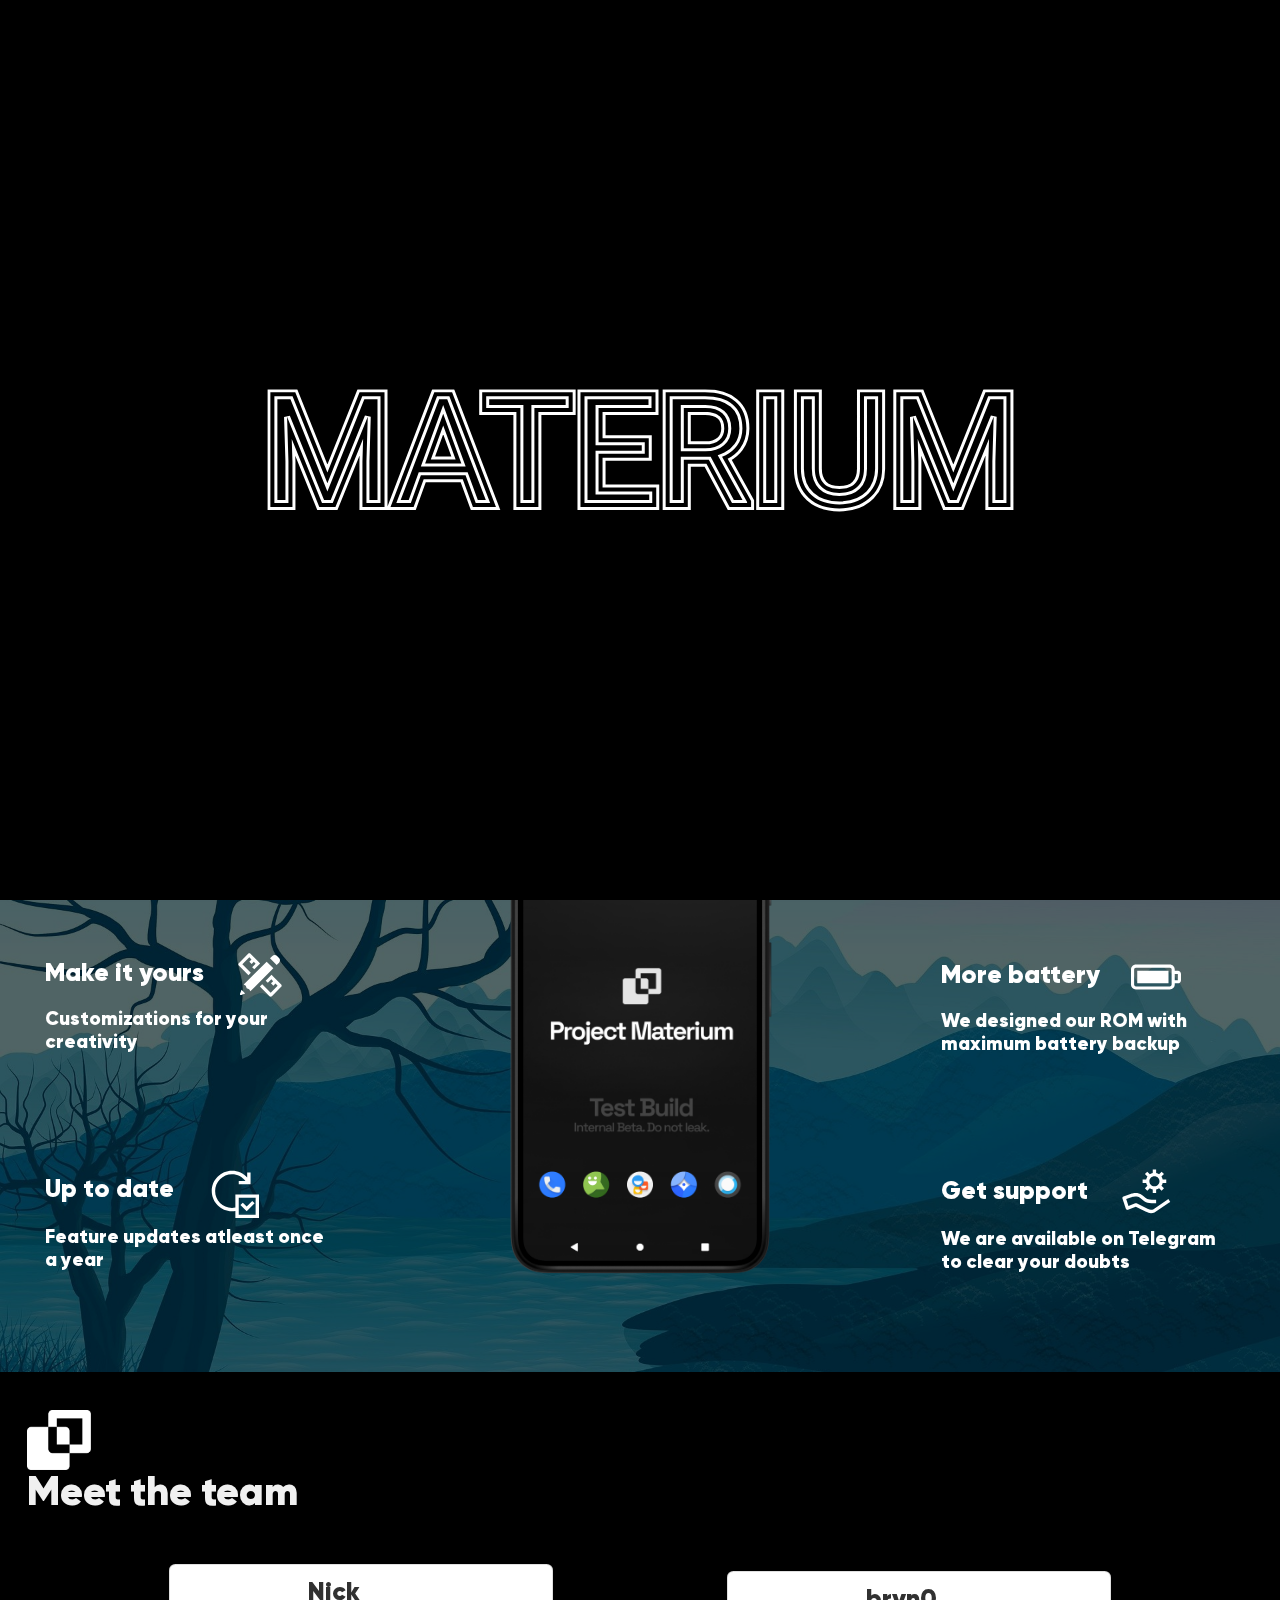
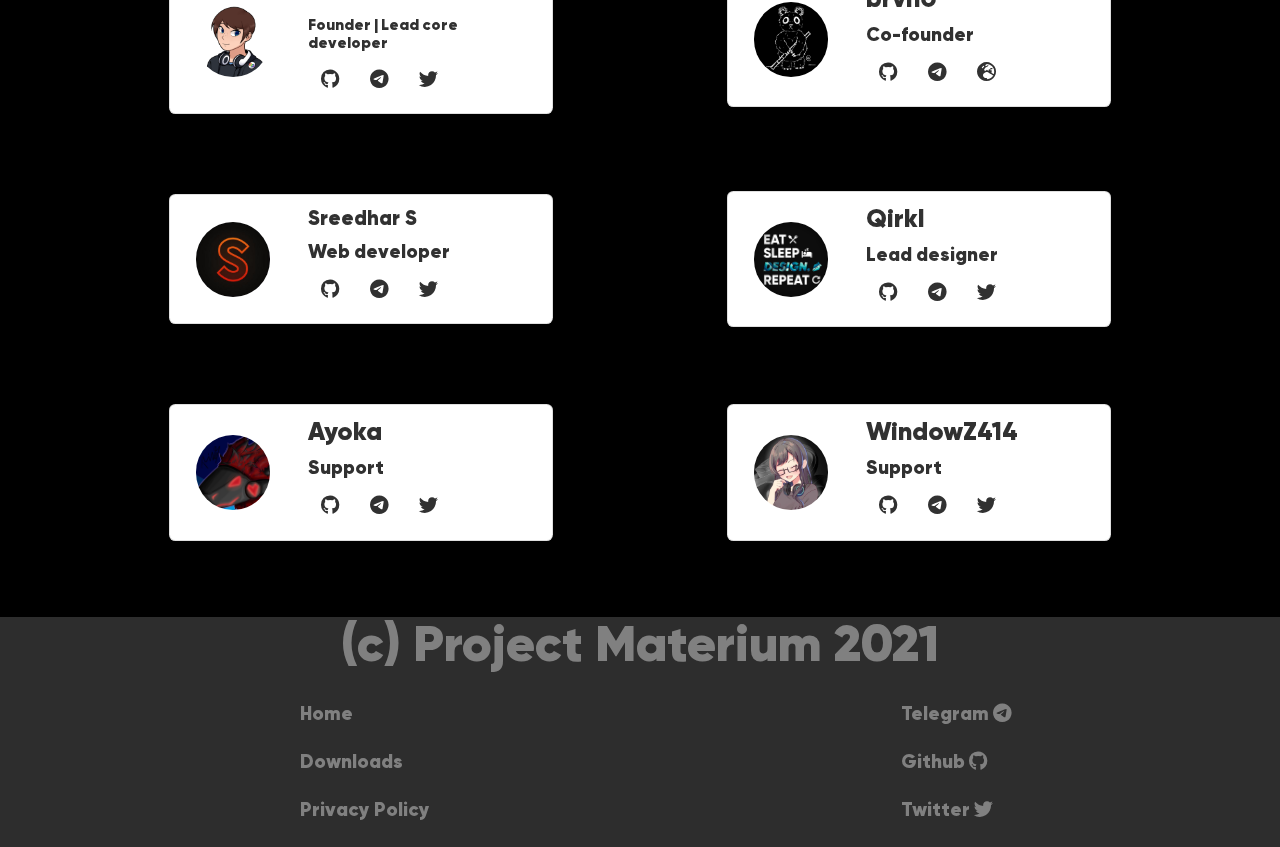
<file: index.html>
<!DOCTYPE html>
<html lang="en">
  <head>
    <meta charset="UTF-8" />
    <meta http-equiv="X-UA-Compatible" content="IE=edge" />
    <meta name="viewport" content="width=device-width, initial-scale=1.0" />
    <link rel="stylesheet" href="css/main.css" />
    <link
      href="css/bootstrap.min.css"
      rel="stylesheet"
    />
    <link
      rel="stylesheet"
      href="css/fontawesome/all.min.css"
    />
    <link
      rel="stylesheet"
      href="css/swiper-bundle.min.css"
    />
    <title>Project Materium</title>
    

<link rel="apple-touch-icon" sizes="57x57" href="/apple-touch-icon-57x57.png">
<link rel="apple-touch-icon" sizes="60x60" href="/apple-touch-icon-60x60.png">
<link rel="apple-touch-icon" sizes="72x72" href="/apple-touch-icon-72x72.png">
<link rel="apple-touch-icon" sizes="76x76" href="/apple-touch-icon-76x76.png">
<link rel="apple-touch-icon" sizes="114x114" href="/apple-touch-icon-114x114.png">
<link rel="apple-touch-icon" sizes="120x120" href="/apple-touch-icon-120x120.png">
<link rel="apple-touch-icon" sizes="144x144" href="/apple-touch-icon-144x144.png">
<link rel="apple-touch-icon" sizes="152x152" href="/apple-touch-icon-152x152.png">
<link rel="apple-touch-icon" sizes="180x180" href="/apple-touch-icon-180x180.png">
<link rel="icon" type="image/png" sizes="32x32" href="/favicon-32x32.png">
<link rel="icon" type="image/png" sizes="194x194" href="/favicon-194x194.png">
<link rel="icon" type="image/png" sizes="192x192" href="/android-chrome-192x192.png">
<link rel="icon" type="image/png" sizes="16x16" href="/favicon-16x16.png">
<link rel="manifest" href="/site.webmanifest">
<link rel="mask-icon" href="/safari-pinned-tab.svg" color="#5bbad5">
<meta name="apple-mobile-web-app-title" content="Materium">
<meta name="application-name" content="Materium">
<meta name="msapplication-TileColor" content="#2d89ef">
<meta name="msapplication-TileImage" content="/mstile-144x144.png">
<meta name="theme-color" content="#000000">


  </head>
  <body>
    <img src="./images/logo and tagline.png" alt="Logo" class="logo">
    <div class="slider">
      <svg
        width="747"
        height="123"
        viewBox="0 0 747 123"
        fill="none"
        xmlns="http://www.w3.org/2000/svg"
      >
        <mask
          id="path-1-outside-1_101_3"
          maskUnits="userSpaceOnUse"
          x="0.37793"
          y="0.359375"
          width="747"
          height="123"
          fill="black"
        >
          <rect
            fill="white"
            x="0.37793"
            y="0.359375"
            width="747"
            height="123"
          />
          <path
            fill-rule="evenodd"
            clip-rule="evenodd"
            d="M28.2484 3.35938L60.4053 83.6164L92.5621 3.35938H117.506V118H95.4434V72.4129L96.1094 49.7687L68.4465 118H52.2913L24.7439 50.0845L25.4404 72.4093V118H3.37793V3.35938H28.2484ZM20.0488 27.8672L54.9854 114H65.752L100.762 27.6475L99.4434 72.4717V114H113.506V7.35938H95.2686L60.4053 94.3711L25.542 7.35938H7.37793V114H21.4404V72.4717L20.0488 27.8672ZM208.721 114L198.54 86.168H153.862L143.828 114H129.326L170.049 7.35938H182.354L223.149 114H208.721ZM156.672 90.168L146.638 118H123.517L167.295 3.35938H185.106L228.962 118H205.925L195.744 90.168H156.672ZM194.365 74.5957L176.201 24.7178L158.11 74.5957H194.365ZM163.816 70.5957H188.652L176.209 36.4282L163.816 70.5957ZM305.665 22.9316H271.388V118H249.398V22.9316H215.194V3.35938H305.665V22.9316ZM253.398 18.9316V114H267.388V18.9316H301.665V7.35938H219.194V18.9316H253.398ZM381.764 68.708H335.548V98.501H389.234V118H313.485V3.35938H388.502V22.9316H335.548V49.209H381.764V68.708ZM331.548 53.209V18.9316H384.502V7.35938H317.485V114H385.234V102.501H331.548V64.708H377.764V53.209H331.548ZM464.995 114L441.851 70.8604H416.802V114H402.666V7.35938H437.969C449.98 7.35938 459.209 10.0938 465.654 15.5625C472.148 21.0312 475.396 28.9902 475.396 39.4395C475.396 46.0801 473.589 51.8662 469.976 56.7979C467.126 60.7409 463.371 63.888 458.71 66.2391C457.542 66.8286 456.316 67.368 455.034 67.8574L480.083 113.121V114H464.995ZM460.648 69.7411L484.083 112.088V118H462.602L439.457 74.8604H420.802V118H398.666V3.35938H437.969C450.533 3.35938 460.819 6.21571 468.239 12.5096C475.835 18.9108 479.396 28.1117 479.396 39.4395C479.396 46.8471 477.365 53.4743 473.212 59.1487C469.98 63.6174 465.76 67.1376 460.648 69.7411ZM452.399 50.9322L452.408 50.9245C455.592 48.1525 457.26 44.4676 457.26 39.4395C457.26 33.6876 455.568 29.8443 452.67 27.268L452.66 27.2598L452.651 27.2515C449.726 24.6188 445.159 22.9787 438.322 22.9316H420.802V55.3613H438.408C444.695 55.3613 449.204 53.7471 452.39 50.94L452.399 50.9322ZM416.802 59.3613V18.9316H438.335C445.757 18.9805 451.421 20.7627 455.327 24.2783C459.282 27.7939 461.26 32.8477 461.26 39.4395C461.26 45.4941 459.185 50.3281 455.034 53.9414C450.933 57.5547 445.391 59.3613 438.408 59.3613H416.802ZM514.259 118H492.196V3.35938H514.259V118ZM615.113 3.35938V79.8789L615.113 79.8886C615.06 90.8488 611.567 100.118 604.452 107.349C597.386 114.579 587.9 118.471 576.394 119.308L576.327 119.313L572.447 119.465H572.368C559.958 119.465 549.612 116.098 541.773 108.977C533.867 101.795 530.022 91.9848 529.916 80.051L529.916 80.0333V3.35938H551.832V79.5762C551.832 86.5372 553.728 91.4171 557.04 94.7728C560.327 98.0555 565.233 99.9658 572.368 99.9658C579.626 99.9658 584.537 98.0428 587.761 94.7817L587.769 94.7735L587.777 94.7653C591.078 91.4644 592.978 86.6189 592.978 79.6494V3.35938H615.113ZM554.204 97.5938C549.956 93.2969 547.832 87.291 547.832 79.5762V7.35938H533.916V80.0156C534.014 91.0508 537.529 99.7178 544.463 106.017C551.396 112.315 560.698 115.465 572.368 115.465L576.104 115.318C586.846 114.537 595.342 110.948 601.592 104.552C607.891 98.1553 611.064 89.9277 611.113 79.8691V7.35938H596.978V79.6494C596.978 87.3643 594.854 93.3457 590.605 97.5938C586.406 101.842 580.327 103.966 572.368 103.966C564.507 103.966 558.452 101.842 554.204 97.5938ZM654.176 3.35938L686.333 83.6163L718.49 3.35938H743.434V118H721.371V72.4129L722.037 49.7688L694.374 118H678.219L650.672 50.0844L651.368 72.4093V118H629.306V3.35938H654.176ZM645.977 27.8672L680.913 114H691.68L726.689 27.6475L725.371 72.4717V114H739.434V7.35938H721.196L686.333 94.3711L651.47 7.35938H633.306V114H647.368V72.4717L645.977 27.8672ZM510.259 114V7.35938H496.196V114H510.259Z"
          />
        </mask>
        <path
          fill-rule="evenodd"
          clip-rule="evenodd"
          d="M28.2484 3.35938L60.4053 83.6164L92.5621 3.35938H117.506V118H95.4434V72.4129L96.1094 49.7687L68.4465 118H52.2913L24.7439 50.0845L25.4404 72.4093V118H3.37793V3.35938H28.2484ZM20.0488 27.8672L54.9854 114H65.752L100.762 27.6475L99.4434 72.4717V114H113.506V7.35938H95.2686L60.4053 94.3711L25.542 7.35938H7.37793V114H21.4404V72.4717L20.0488 27.8672ZM208.721 114L198.54 86.168H153.862L143.828 114H129.326L170.049 7.35938H182.354L223.149 114H208.721ZM156.672 90.168L146.638 118H123.517L167.295 3.35938H185.106L228.962 118H205.925L195.744 90.168H156.672ZM194.365 74.5957L176.201 24.7178L158.11 74.5957H194.365ZM163.816 70.5957H188.652L176.209 36.4282L163.816 70.5957ZM305.665 22.9316H271.388V118H249.398V22.9316H215.194V3.35938H305.665V22.9316ZM253.398 18.9316V114H267.388V18.9316H301.665V7.35938H219.194V18.9316H253.398ZM381.764 68.708H335.548V98.501H389.234V118H313.485V3.35938H388.502V22.9316H335.548V49.209H381.764V68.708ZM331.548 53.209V18.9316H384.502V7.35938H317.485V114H385.234V102.501H331.548V64.708H377.764V53.209H331.548ZM464.995 114L441.851 70.8604H416.802V114H402.666V7.35938H437.969C449.98 7.35938 459.209 10.0938 465.654 15.5625C472.148 21.0312 475.396 28.9902 475.396 39.4395C475.396 46.0801 473.589 51.8662 469.976 56.7979C467.126 60.7409 463.371 63.888 458.71 66.2391C457.542 66.8286 456.316 67.368 455.034 67.8574L480.083 113.121V114H464.995ZM460.648 69.7411L484.083 112.088V118H462.602L439.457 74.8604H420.802V118H398.666V3.35938H437.969C450.533 3.35938 460.819 6.21571 468.239 12.5096C475.835 18.9108 479.396 28.1117 479.396 39.4395C479.396 46.8471 477.365 53.4743 473.212 59.1487C469.98 63.6174 465.76 67.1376 460.648 69.7411ZM452.399 50.9322L452.408 50.9245C455.592 48.1525 457.26 44.4676 457.26 39.4395C457.26 33.6876 455.568 29.8443 452.67 27.268L452.66 27.2598L452.651 27.2515C449.726 24.6188 445.159 22.9787 438.322 22.9316H420.802V55.3613H438.408C444.695 55.3613 449.204 53.7471 452.39 50.94L452.399 50.9322ZM416.802 59.3613V18.9316H438.335C445.757 18.9805 451.421 20.7627 455.327 24.2783C459.282 27.7939 461.26 32.8477 461.26 39.4395C461.26 45.4941 459.185 50.3281 455.034 53.9414C450.933 57.5547 445.391 59.3613 438.408 59.3613H416.802ZM514.259 118H492.196V3.35938H514.259V118ZM615.113 3.35938V79.8789L615.113 79.8886C615.06 90.8488 611.567 100.118 604.452 107.349C597.386 114.579 587.9 118.471 576.394 119.308L576.327 119.313L572.447 119.465H572.368C559.958 119.465 549.612 116.098 541.773 108.977C533.867 101.795 530.022 91.9848 529.916 80.051L529.916 80.0333V3.35938H551.832V79.5762C551.832 86.5372 553.728 91.4171 557.04 94.7728C560.327 98.0555 565.233 99.9658 572.368 99.9658C579.626 99.9658 584.537 98.0428 587.761 94.7817L587.769 94.7735L587.777 94.7653C591.078 91.4644 592.978 86.6189 592.978 79.6494V3.35938H615.113ZM554.204 97.5938C549.956 93.2969 547.832 87.291 547.832 79.5762V7.35938H533.916V80.0156C534.014 91.0508 537.529 99.7178 544.463 106.017C551.396 112.315 560.698 115.465 572.368 115.465L576.104 115.318C586.846 114.537 595.342 110.948 601.592 104.552C607.891 98.1553 611.064 89.9277 611.113 79.8691V7.35938H596.978V79.6494C596.978 87.3643 594.854 93.3457 590.605 97.5938C586.406 101.842 580.327 103.966 572.368 103.966C564.507 103.966 558.452 101.842 554.204 97.5938ZM654.176 3.35938L686.333 83.6163L718.49 3.35938H743.434V118H721.371V72.4129L722.037 49.7688L694.374 118H678.219L650.672 50.0844L651.368 72.4093V118H629.306V3.35938H654.176ZM645.977 27.8672L680.913 114H691.68L726.689 27.6475L725.371 72.4717V114H739.434V7.35938H721.196L686.333 94.3711L651.47 7.35938H633.306V114H647.368V72.4717L645.977 27.8672ZM510.259 114V7.35938H496.196V114H510.259Z"
          stroke="white"
          stroke-width="6"
          mask="url(#path-1-outside-1_101_3)"
        />
      </svg>
    </div>
    <div class="nav-overlay">
      <div class="overlay-badge"></div>
      <div class="overlay-left">
        <img
          src="images/logo and tagline.png"
          alt="Logo"
          class="overlay-logo"
        />
        <div class="overlay-about">
          <h1>Contact us on</h1>
          <div class="overlay-buttons">
            <a href="https://t.me/ProjectMateriumChat"><button>
              <i class="fab fa-telegram-plane"></i>
              <span class="space"></span> <span id="btn-text"> Telegram </span>
            </button></a>
            <a href="https://twitter.com/ProjectMaterium"><button>
              <i class="fab fa-twitter"></i> <span class="space"></span>
              <span id="btn-text"> Twitter </span>
            </button></a>
            <a href="https://github.com/ProjectMaterium"><button>
              <i class="fab fa-github"></i> <span class="space"></span>
              <span id="btn-text"> GitHub </span>
            </button></a>
          </div>
        </div>
        <div class="overlay-maintainer">
          <h1>Want to be a maintainer?</h1>
	  <a href="https://forms.gle/AmafjvtHZFAzinAm9"><button>Fill it out</button></a>
        </div>
      </div>
      <div class="overlay-right">
        <ul class="overlay-nav">
          <li><a href="#home">Home</a></li>
          <li><a href="https://download.materium.ml">Downloads</a></li>
          <li><a href="#team">The team</a></li>
          <li><a href="https://t.me/ProjectMaterium">Blog</a></li>
        </ul>
      </div>
    </div>
    <div class="hamburger">
      <div class="line1"></div>
      <div class="line2"></div>
      <div class="line3"></div>
    </div>

    <div class="home" id="home">
      <div class="home-badge"></div>
      <div class="home-text">
        <h1>Project Materium</h1>
        <p>
	LineageOS-based aftermarket Android firmware with unique features and many optimizations.
        </p>
      </div>
      <div class="home-img">
        <img
          src="./images/img4.png"
          alt="Lockscreen image"
        />
      </div>
    </div>
    <div class="features">
      <div class="backdrop"></div>
      <div class="features-card-container">
        <div class="features-card">
          <h1>
            Enjoy stability <span class="space" style="margin: 0vw 1vw"></span>
            <svg
              fill="#ffffff"
              xmlns="http://www.w3.org/2000/svg"
              viewBox="0 0 98 98"
              width="50px"
              height="50px"
            >
              <path
                d="M93.1,49.3,81.6,25h4.8a2,2,0,0,0,0-4H57.5a8.7,8.7,0,0,0-17,0H11.6a2,2,0,0,0,0,4h4.8L4.9,49.3a2,2,0,0,0-1.3,1.8A15.8,15.8,0,0,0,19.5,66.9,16.2,16.2,0,0,0,35.5,51a1.7,1.7,0,0,0-1.4-1.7L22.6,25H40.5A8.8,8.8,0,0,0,47,31.1V68.5A13.6,13.6,0,0,0,35.2,82.1a1.9,1.9,0,0,0,2,1.9H60.8a1.9,1.9,0,0,0,2-1.9A13.6,13.6,0,0,0,51,68.5V31.1A8.8,8.8,0,0,0,57.5,25H75.4L63.9,49.3a1.8,1.8,0,0,0-1.4,1.8A15.8,15.8,0,0,0,78.4,66.9a16.1,16.1,0,0,0,16-15.8A2.1,2.1,0,0,0,93.1,49.3ZM88.6,49H68.4L78.5,27.3ZM19.5,27.3,29.6,49H9.4Zm0,35.6A11.8,11.8,0,0,1,7.8,53H31.3A12.2,12.2,0,0,1,19.5,62.9ZM58.6,80H39.4A10.3,10.3,0,0,1,49,72.2,10.3,10.3,0,0,1,58.6,80ZM49,27.3a4.7,4.7,0,1,1,4.7-4.7A4.7,4.7,0,0,1,49,27.3ZM78.4,62.9A11.8,11.8,0,0,1,66.7,53H90.2A12.2,12.2,0,0,1,78.4,62.9Z"
                data-name="&lt;Compound Path&gt;"
              />
            </svg>
          </h1>
          <h3>We release stable updates every month</h3>
        </div>
        <div class="features-card">
          <h1>
            Make it yours
            <span class="space" style="margin: 0vw 1vw"></span>
            <svg
              fill="#ffffff"
              xmlns="http://www.w3.org/2000/svg"
              viewBox="0 0 30 30"
              width="50px"
              height="50px"
            >
              <path
                d="M3.5 26A.5.5 0 1 0 3.5 27 .5.5 0 1 0 3.5 26zM25 9l1.413-1.413c.781-.781.783-2.045.002-2.826-.382-.382-.794-.794-1.176-1.176-.781-.781-2.045-.779-2.826.002L21 5 25 9z"
              />
              <path
                d="M3.892 23.892L3.038 26.309 3.672 26.97 6.109 26.109zM8.086 15.086L9.5 13.672 4.414 8.586l4.172-4.172 1.293 1.293L8.586 7 10 8.414l1.293-1.293 1.086 1.086-2.086 2.086 1.293 1.293 3.5-3.5-1.293-1.293-4.5-4.5C9.098 2.098 8.842 2 8.586 2S8.074 2.098 7.879 2.293L2.293 7.879c-.391.391-.391 1.024 0 1.414L8.086 15.086zM27.707 20.707l-4.5-4.5-1.293-1.293-3.5 3.5 1.293 1.293 2.086-2.086 1.086 1.086L21.586 20 23 21.414l1.293-1.293 1.293 1.293-4.172 4.172L16.328 20.5l-1.414 1.414 5.793 5.793C20.902 27.902 21.158 28 21.414 28s.512-.098.707-.293l5.586-5.586C28.098 21.731 28.098 21.098 27.707 20.707zM19 7L5.23 20.77 6.5 21.5 7 23 8.5 23.5 9.23 24.77 23 11z"
              />
            </svg>
          </h1>
          <h3>Customizations for your creativity</h3>
        </div>
        <div class="features-card">
          <h1>
            Up to date <span class="space" style="margin: 0vw 1vw"></span>
            <svg
              fill="#ffffff"
              xmlns="http://www.w3.org/2000/svg"
              viewBox="0 0 32 32"
              width="54px"
              height="54px"
            >
              <path
                d="M 16 4 C 9.382813 4 4 9.382813 4 16 C 4 22.617188 9.382813 28 16 28 C 16.679688 28 17.347656 27.9375 18 27.828125 L 18 32 L 32 32 L 32 18 L 18 18 L 18 25.777344 C 17.351563 25.910156 16.6875 26 16 26 C 10.464844 26 6 21.535156 6 16 C 6 10.464844 10.464844 6 16 6 C 19.273438 6 22.15625 7.578125 23.980469 10 L 20 10 L 20 12 L 27 12 L 27 5 L 25 5 L 25 8.070313 C 22.800781 5.578125 19.582031 4 16 4 Z M 20 20 L 30 20 L 30 30 L 20 30 Z M 28 21.902344 L 24.699219 25.199219 L 22.402344 22.902344 L 21 24.300781 L 24.699219 28 L 29.402344 23.300781 Z"
              />
            </svg>
          </h1>
          <h3>Feature updates atleast once a year</h3>
        </div>
      </div>
      <div class="swiper">
        <div class="swiper-wrapper">
          <img src="./images/img4.png" class="swiper-slide" />
          <img src="./images/img4.png" class="swiper-slide" />
          <img src="./images/img4.png" class="swiper-slide" />
          <img src="./images/img4.png" class="swiper-slide" />
          <img src="./images/img4.png" class="swiper-slide" />
        </div>
      </div>
      <div class="features-card-container">
        <div class="features-card">
          <h1>
            Stock UI
            <span class="space" style="margin: 0vw 1vw"></span>
            <svg
              fill="#ffffff"
              xmlns="http://www.w3.org/2000/svg"
              viewBox="0 0 16 16"
              width="54px"
              height="54px"
            >
              <path
                d="M 4.5 1 C 3.675781 1 3 1.675781 3 2.5 L 3 12.5 C 3 13.324219 3.675781 14 4.5 14 L 10.5 14 C 11.324219 14 12 13.324219 12 12.5 L 12 2.5 C 12 1.675781 11.324219 1 10.5 1 Z M 4.5 2 L 10.5 2 C 10.78125 2 11 2.21875 11 2.5 L 11 12.5 C 11 12.78125 10.78125 13 10.5 13 L 4.5 13 C 4.21875 13 4 12.78125 4 12.5 L 4 2.5 C 4 2.21875 4.21875 2 4.5 2 Z M 7 11 L 7 12 L 8 12 L 8 11 Z"
              />
            </svg>
          </h1>
          <h3>Pixel stock UI with customizations</h3>
        </div>
        <div class="features-card">
          <h1>
            More battery
            <span class="space" style="margin: 0vw 1vw"></span>
            <svg
              fill="#ffffff"
              xmlns="http://www.w3.org/2000/svg"
              viewBox="0 0 16 16"
              width="50px"
              height="50px"
            >
              <path
                d="M 1.585938 4 C 0.71875 4 0 4.71875 0 5.585938 L 0 10.410156 C 0 11.28125 0.71875 12 1.585938 12 L 12.410156 12 C 13.28125 12 14 11.28125 14 10.410156 L 14 10 L 15 10 C 15.546875 10 16 9.546875 16 9 L 16 7 C 16 6.453125 15.546875 6 15 6 L 14 6 L 14 5.585938 C 14 4.71875 13.28125 4 12.410156 4 Z M 1.585938 5 L 12.410156 5 C 12.742188 5 13 5.257813 13 5.585938 L 13 10.410156 C 13 10.742188 12.742188 11 12.410156 11 L 1.585938 11 C 1.257813 11 1 10.742188 1 10.410156 L 1 5.585938 C 1 5.257813 1.257813 5 1.585938 5 Z M 2 6 L 2 10 L 12 10 L 12 6 Z M 14 7 L 15 7 L 15 9 L 14 9 Z"
              />
            </svg>
          </h1>
          <h3>We designed our ROM with maximum battery backup</h3>
        </div>
        <div class="features-card">
          <h1>
            Get support <span class="space" style="margin: 0vw 1vw"></span>
            <svg
              fill="#ffffff"
              xmlns="http://www.w3.org/2000/svg"
              viewBox="0 0 16 16"
              width="54px"
              height="54px"
            >
              <path
                d="M 10 1 L 10 2.054688 C 9.683594 2.121094 9.390625 2.25 9.132813 2.421875 L 8.378906 1.671875 L 7.671875 2.378906 L 8.421875 3.128906 C 8.246094 3.390625 8.117188 3.683594 8.050781 4 L 7 4 L 7 5 L 8.050781 5 C 8.117188 5.320313 8.25 5.609375 8.421875 5.871094 L 7.671875 6.621094 L 8.378906 7.328125 L 9.128906 6.578125 C 9.390625 6.75 9.683594 6.878906 10 6.945313 L 10 8 L 11 8 L 11 6.949219 C 11.320313 6.882813 11.613281 6.757813 11.875 6.582031 L 12.621094 7.328125 L 13.328125 6.621094 L 12.582031 5.875 C 12.757813 5.613281 12.882813 5.316406 12.949219 5 L 14 5 L 14 4 L 12.949219 4 C 12.882813 3.679688 12.757813 3.386719 12.582031 3.125 L 13.328125 2.378906 L 12.621094 1.671875 L 11.875 2.417969 C 11.613281 2.242188 11.316406 2.117188 11 2.050781 L 11 1 Z M 10.5 3 C 11.335938 3 12 3.664063 12 4.5 C 12 5.335938 11.335938 6 10.5 6 C 9.664063 6 9 5.335938 9 4.5 C 9 3.664063 9.664063 3 10.5 3 Z M 5 8 C 4.449219 8 3.859375 8.148438 3.859375 8.148438 C 3.839844 8.152344 3.820313 8.15625 3.804688 8.164063 L 1.335938 9.027344 C 1.074219 9.117188 0.9375 9.398438 1.023438 9.65625 L 2.023438 12.65625 C 2.070313 12.789063 2.164063 12.894531 2.289063 12.953125 C 2.414063 13.011719 2.558594 13.015625 2.6875 12.964844 L 4.976563 12.046875 L 8.15625 13.613281 L 8.097656 13.582031 C 8.828125 14.066406 9.761719 14.132813 10.554688 13.757813 C 10.578125 13.746094 10.601563 13.734375 10.621094 13.71875 L 14.78125 10.914063 L 15.191406 10.636719 L 14.636719 9.804688 L 14.21875 10.085938 L 10.117188 12.855469 C 9.640625 13.074219 9.089844 13.039063 8.652344 12.75 C 8.632813 12.738281 8.617188 12.726563 8.59375 12.71875 L 5.21875 11.050781 C 5.09375 10.988281 4.945313 10.984375 4.8125 11.035156 L 2.804688 11.839844 L 2.132813 9.808594 L 4.101563 9.117188 C 4.125 9.113281 4.65625 9 5 9 C 5.460938 9 5.710938 9.015625 6.191406 9.390625 C 7.050781 10.070313 7.433594 10.472656 8.019531 10.722656 C 8.605469 10.976563 9.242188 11 10.5 11 L 11 11 L 11 10 L 10.5 10 C 9.257813 10 8.769531 9.960938 8.417969 9.804688 C 8.066406 9.652344 7.699219 9.304688 6.808594 8.609375 C 6.164063 8.101563 5.539063 8 5 8 Z"
              />
            </svg>
          </h1>
          <h3>We are available on Telegram to clear your doubts</h3>
        </div>
      </div>
    </div>
    <div class="team" id="team">
      <div class="wrapper">
        <img src="./images/Logo.png" alt="Logo" />
        <h1>Meet the team</h1>
      </div>
      <div class="container">
        <div class="card">
          <div class="card-img">
            <img
              src="avatars/36458596"
              alt="Profile of a team member"
            />
          </div>
          <div class="card-text">
            <h1 style="font-size: 2vw; color: rgb(49, 49, 49)">Nick</h1>
            <h3 style="font-size: 1.2vw; color: rgb(49, 49, 49)">
              Founder | Lead core developer
            </h3>
            <div class="buttons">
              <button class="btn">
                <a target="blank" href="https://github.com/nift4"
                  ><i
                    class="fab fa-github"
                    style="font-size: 1.5vw; color: rgb(49, 49, 49)"
                  ></i
                ></a>
              </button>
              <button class="btn">
                <a target="blank" href="https://t.me/nift4"
                  ><i
                    class="fab fa-telegram-plane"
                    style="font-size: 1.5vw; color: rgb(49, 49, 49)"
                  ></i
                ></a>
              </button>
              <button class="btn">
                <a target="blank" href="https://twitter.com/_nift4"
                  ><i
                    class="fab fa-twitter"
                    style="font-size: 1.5vw; color: rgb(49, 49, 49)"
                  ></i
                ></a>
              </button>
            </div>
          </div>
        </div>
        <div class="card">
          <div class="card-img">
            <img
              src="avatars/96988930"
              alt="Profile of a team member"
            />
          </div>
          <div class="card-text">
            <h1 style="font-size: 2vw; color: rgb(49, 49, 49)">brvn0</h1>
            <h3 style="font-size: 1.5vw; color: rgb(49, 49, 49)">Co-founder</h3>
            <div class="buttons">
              <button class="btn">
                <a target="blank" href="https://github.com/brvn0"
                  ><i
                    class="fab fa-github"
                    style="font-size: 1.5vw; color: rgb(49, 49, 49)"
                  ></i
                ></a>
              </button>
              <button class="btn">
                <a target="blank" href="https://t.me/brvn01"
                  ><i
                    class="fab fa-telegram-plane"
                    style="font-size: 1.5vw; color: rgb(49, 49, 49)"
                  ></i
                ></a>
              </button>
              <button class="btn">
                <a target="blank" href="https://brvn0.de"
                  ><i
                    class="fa-solid fa-earth-europe"
                    style="font-size: 1.5vw; color: rgb(49, 49, 49)"
                  ></i
                ></a>
              </button>
            </div>
          </div>
        </div>
        <div class="card">
          <div class="card-img">
            <img
              src="avatars/75132268"
              alt="Profile of a team member"
            />
          </div>
          <div class="card-text">
            <h1 style="font-size: 1.6vw; color: rgb(49, 49, 49)">Sreedhar S</h1>
            <h3 style="font-size: 1.5vw; color: rgb(49, 49, 49)">
              Web developer
            </h3>
            <div class="buttons">
              <button class="btn">
                <a target="blank" href="https://github.com/sreedharsanthosh"
                  ><i
                    class="fab fa-github"
                    style="font-size: 1.5vw; color: rgb(49, 49, 49)"
                  ></i
                ></a>
              </button>
              <button class="btn">
                <a target="blank" href="https://t.me/Sreedhar_Santhosh"
                  ><i
                    class="fab fa-telegram-plane"
                    style="font-size: 1.5vw; color: rgb(49, 49, 49)"
                  ></i
                ></a>
              </button>
              <button class="btn">
                <a target="blank" href="https://twitter.com/SreedharSantho2"
                  ><i
                    class="fab fa-twitter"
                    style="font-size: 1.5vw; color: rgb(49, 49, 49)"
                  ></i
                ></a>
              </button>
            </div>
          </div>
        </div>
        <div class="card">
          <div class="card-img">
            <img src="avatars/Qirkl.jpeg" alt="Profile of a team member" />
          </div>
          <div class="card-text">
            <h1 style="font-size: 2vw; color: rgb(49, 49, 49)">Qirkl</h1>
            <h3 style="font-size: 1.5vw; color: rgb(49, 49, 49)">
              Lead designer
            </h3>
            <div class="buttons">
              <button class="btn">
                <a target="blank" href="https://github.com/qirkl"
                  ><i
                    class="fab fa-github"
                    style="font-size: 1.5vw; color: rgb(49, 49, 49)"
                  ></i
                ></a>
              </button>
              <button class="btn">
                <a target="blank" href="https://t.me/qirkl"
                  ><i
                    class="fab fa-telegram-plane"
                    style="font-size: 1.5vw; color: rgb(49, 49, 49)"
                  ></i
                ></a>
              </button>
              <button class="btn">
                <a target="blank" href="https://twitter.com/Qirkl"
                  ><i
                    class="fab fa-twitter"
                    style="font-size: 1.5vw; color: rgb(49, 49, 49)"
                  ></i
                ></a>
              </button>
            </div>
          </div>
        </div>
        <div class="card">
          <div class="card-img">
            <img
              src="avatars/Ayoka.jpg"
              alt="Profile of a team member"
            />
          </div>
          <div class="card-text">
            <h1 style="font-size: 2vw; color: rgb(49, 49, 49)">
              Ayoka
            </h1>
            <h3 style="font-size: 1.5vw; color: rgb(49, 49, 49)">Support</h3>
            <div class="buttons">
              <button class="btn">
                <a target="blank" href="https://github.com/alexwcrafter"
                  ><i
                    class="fab fa-github"
                    style="font-size: 1.5vw; color: rgb(49, 49, 49)"
                  ></i
                ></a>
              </button>
              <button class="btn">
                <a target="blank" href="https://t.me/Ayoka_ACR"
                  ><i
                    class="fab fa-telegram-plane"
                    style="font-size: 1.5vw; color: rgb(49, 49, 49)"
                  ></i
                ></a>
              </button>
              <button class="btn">
                <a target="blank" href="https://twitter.com/alex_wcrafter"
                  ><i
                    class="fab fa-twitter"
                    style="font-size: 1.5vw; color: rgb(49, 49, 49)"
                  ></i
                ></a>
              </button>
            </div>
          </div>
        </div>
        <div class="card">
          <div class="card-img">
            <img
              src="avatars/39265461"
              alt="Profile of a team member"
            />
          </div>
          <div class="card-text">
            <h1 style="font-size: 2vw; color: rgb(49, 49, 49)">WindowZ414</h1>
            <h3 style="font-size: 1.5vw; color: rgb(49, 49, 49)">Support</h3>
            <div class="buttons">
              <button class="btn">
                <a target="blank" href="https://github.com/windowz414"
                  ><i
                    class="fab fa-github"
                    style="font-size: 1.5vw; color: rgb(49, 49, 49)"
                  ></i
                ></a>
              </button>
              <button class="btn">
                <a target="blank" href="https://t.me/BeruShinsetsu"
                  ><i
                    class="fab fa-telegram-plane"
                    style="font-size: 1.5vw; color: rgb(49, 49, 49)"
                  ></i
                ></a>
              </button>
              <button class="btn">
                <a target="blank" href="https://twitter.com/windowz414"
                  ><i
                    class="fab fa-twitter"
                    style="font-size: 1.5vw; color: rgb(49, 49, 49)"
                  ></i
                ></a>
              </button>
            </div>
          </div>
        </div>
      </div>
    </div>
    <footer>
      <h1 class="footer-text" style="color: gray; font-size: 4vw">
        (c) Project Materium 2021
      </h1>
      <div class="footer-container">
        <div class="footer-nav">
          <ul>
            <li><a href="#home">Home</a></li>
            <li><a href="https://download.materium.ml">Downloads</a></li>
            <li><a href="https://nift4.eu.org/privacy.html">Privacy Policy</a></li>
          </ul>
        </div>
        <div class="reach-us">
          <ul>
            <li>
              <a target="blank" href="https://t.me/ProjectMateriumChat"
                >Telegram <i class="fab fa-telegram-plane"></i
              ></a>
            </li>
            <li>
              <a target="blank" href="https://github.com/ProjectMaterium"
                >Github <i class="fab fa-github"></i
              ></a>
            </li>
            <li>
              <a target="blank" href="https://twitter.com/ProjectMaterium"
                >Twitter <i class="fab fa-twitter"></i
              ></a>
            </li>
          </ul>
        </div>
      </div>
    </footer>
    <script
      src="js/bootstrap.bundle.min.js"
    ></script>
    <script
      src="js/gsap.min.js"
    ></script>
    <script src="js/swiper-bundle.min.js"></script>

    <script src="js/app.js"></script>
  </body>
</html>
</file>
<file: css/main.css>
@font-face {
  font-family: gilroy;
  src: url("../fonts/Gilroy-Black.ttf");
}

* {
  margin: 0;
  padding: 0;
  -webkit-box-sizing: border-box;
          box-sizing: border-box;
}

body {
  font-family: gilroy !important;
  background: black !important;
  overflow-x: hidden;
}

h1,
h2,
h3,
h4,
h5,
p {
  padding: 0;
  margin: 0;
  color: #f0f0f0;
}

h1 {
  font-size: 3rem;
  font-weight: 700 !important;
}

.slider {
  width: 100vw;
  height: 100vh;
  display: -webkit-box;
  display: -ms-flexbox;
  display: flex;
  -webkit-box-align: center;
      -ms-flex-align: center;
          align-items: center;
  -webkit-box-pack: center;
      -ms-flex-pack: center;
          justify-content: center;
  position: fixed;
  top: 0vh;
  padding: 0vh 2vh;
  background: black;
  z-index: 5;
  pointer-events: none;
}

.slider svg {
  -webkit-animation: stroke 4s ease;
          animation: stroke 4s ease;
}

@-webkit-keyframes stroke {
  from {
    stroke-dasharray: 200;
  }
  to {
    stroke-dasharray: 900;
  }
}

@keyframes stroke {
  from {
    stroke-dasharray: 200;
  }
  to {
    stroke-dasharray: 900;
  }
}

.logo {
  position: absolute;
  top: 3vw;
  left: 3vw;
  width: 200px;
}

.hamburger {
  width: 3vw;
  height: 3vw;
  background: #5c00d1;
  position: fixed;
  top: 3vw;
  right: 5vw;
  border-radius: 50%;
  display: -webkit-box;
  display: -ms-flexbox;
  display: flex;
  -webkit-box-align: center;
      -ms-flex-align: center;
          align-items: center;
  -webkit-box-pack: center;
      -ms-flex-pack: center;
          justify-content: center;
  -webkit-box-orient: vertical;
  -webkit-box-direction: normal;
      -ms-flex-direction: column;
          flex-direction: column;
  z-index: 4;
  cursor: pointer;
}

.hamburger .line1,
.hamburger .line2,
.hamburger .line3 {
  width: 60%;
  height: 0.1vw;
  background-color: white;
}

.hamburger .line2 {
  margin: 0.4vw 0px;
}

.nav-overlay {
  display: -webkit-box;
  display: -ms-flexbox;
  display: flex;
  padding: 5vw 0vw;
  -webkit-box-align: center;
      -ms-flex-align: center;
          align-items: center;
  -ms-flex-pack: distribute;
      justify-content: space-around;
  width: 100%;
  background: #0e0e0e;
  position: fixed;
  top: 0vh;
  z-index: 3;
  -webkit-clip-path: polygon(100% 0, 100% 0%, 100% 0, 100% 0);
          clip-path: polygon(100% 0, 100% 0%, 100% 0, 100% 0);
  opacity: 0;
  -webkit-transition: all 500ms ease-in-out;
  transition: all 500ms ease-in-out;
}

.nav-overlay .overlay-badge {
  position: absolute;
  top: 0vh;
  right: 0vh;
  height: 100%;
  width: 13%;
  background: #5c00d1;
}

.nav-overlay .overlay-left,
.nav-overlay .overlay-right {
  width: 50%;
  display: -webkit-box;
  display: -ms-flexbox;
  display: flex;
  -webkit-box-align: center;
      -ms-flex-align: center;
          align-items: center;
  -webkit-box-pack: center;
      -ms-flex-pack: center;
          justify-content: center;
}

.nav-overlay .overlay-left {
  -webkit-box-orient: vertical;
  -webkit-box-direction: normal;
      -ms-flex-direction: column;
          flex-direction: column;
}

.nav-overlay .overlay-left img {
  width: 50%;
}

.nav-overlay .overlay-left .overlay-about {
  width: 100%;
  display: -webkit-box;
  display: -ms-flexbox;
  display: flex;
  -webkit-box-align: center;
      -ms-flex-align: center;
          align-items: center;
  -webkit-box-pack: center;
      -ms-flex-pack: center;
          justify-content: center;
  -webkit-box-orient: vertical;
  -webkit-box-direction: normal;
      -ms-flex-direction: column;
          flex-direction: column;
  margin: 4vw 0vw;
}

.nav-overlay .overlay-left .overlay-buttons {
  width: 85%;
  display: -webkit-box;
  display: -ms-flexbox;
  display: flex;
  -webkit-box-align: center;
      -ms-flex-align: center;
          align-items: center;
  -webkit-box-pack: space-evenly;
      -ms-flex-pack: space-evenly;
          justify-content: space-evenly;
}

.nav-overlay .overlay-left .overlay-buttons a {
  text-decoration: none;
}

.nav-overlay .overlay-left .overlay-buttons button {
  padding: 0.7vw 3vw;
  display: -webkit-box;
  display: -ms-flexbox;
  display: flex;
  -webkit-box-align: center;
      -ms-flex-align: center;
          align-items: center;
  -webkit-box-pack: justify;
      -ms-flex-pack: justify;
          justify-content: space-between;
  background: #5c00d1;
  border-radius: 8px;
  border: none;
  font-size: 18px;
  color: white;
}

.nav-overlay .overlay-left .overlay-buttons button .space {
  margin: 0vh 0.3vw;
}

.nav-overlay .overlay-left .overlay-buttons button:nth-child(2) {
  margin: 0vw 2vw;
}

.nav-overlay .overlay-left .overlay-maintainer {
  display: -webkit-box;
  display: -ms-flexbox;
  display: flex;
  -webkit-box-align: center;
      -ms-flex-align: center;
          align-items: center;
  -ms-flex-pack: distribute;
      justify-content: space-around;
  -webkit-box-orient: vertical;
  -webkit-box-direction: normal;
      -ms-flex-direction: column;
          flex-direction: column;
}

.nav-overlay .overlay-left .overlay-maintainer button {
  padding: 0.6rem 2vw;
  background: #5c00d1;
  border-radius: 8px;
  border: none;
  font-size: 18px;
  color: white;
}

.nav-overlay .overlay-nav {
  display: -webkit-box;
  display: -ms-flexbox;
  display: flex;
  -webkit-box-align: center;
      -ms-flex-align: center;
          align-items: center;
  -ms-flex-pack: distribute;
      justify-content: space-around;
  -webkit-box-orient: vertical;
  -webkit-box-direction: normal;
      -ms-flex-direction: column;
          flex-direction: column;
  list-style: none;
}

.nav-overlay .overlay-nav li a {
  text-decoration: none;
  color: white;
  font-size: 1.3rem;
}

.nav-overlay .overlay-nav li {
  margin: 2vw 0vh !important;
}

.nav-active {
  -webkit-clip-path: polygon(100% 100%, 100% 0, 0 0, 0 100%);
          clip-path: polygon(100% 100%, 100% 0, 0 0, 0 100%);
  opacity: 1;
}

.home {
  display: -webkit-box;
  display: -ms-flexbox;
  display: flex;
  -webkit-box-align: center;
      -ms-flex-align: center;
          align-items: center;
  -webkit-box-pack: justify;
      -ms-flex-pack: justify;
          justify-content: space-between;
  position: relative;
  padding: 2vw 0vw;
  overflow: hidden;
}

.home .home-badge {
  width: 40vw;
  height: 28vw;
  background: #5c00d1;
  position: absolute;
  right: 0vh;
  z-index: -1;
  border-top-left-radius: 5rem;
  border-bottom-left-radius: 5rem;
  opacity: 0;
}

.home .home-text,
.home .home-img {
  width: 50%;
}

.home .home-img {
  display: -webkit-box;
  display: -ms-flexbox;
  display: flex;
  -webkit-box-pack: center;
      -ms-flex-pack: center;
          justify-content: center;
  -webkit-transform: translateX(150px);
          transform: translateX(150px);
  opacity: 0;
  z-index: -1;
}

.home .home-img img {
  width: 50%;
  justify-self: flex-start !important;
}

.home .home-text {
  padding: 0rem 4vw;
  -webkit-transform: translateX(-150px);
          transform: translateX(-150px);
  opacity: 0;
}

.home .home-text h1 {
  font-size: 5vw;
  margin: 2vh 0vh;
}

.home .home-text p {
  line-height: 2.5vw;
  font-size: 1.5vw;
}

.features {
  display: -webkit-box;
  display: -ms-flexbox;
  display: flex;
  -webkit-box-align: center;
      -ms-flex-align: center;
          align-items: center;
  -ms-flex-pack: distribute;
      justify-content: space-around;
  background: url(../images/Background.jpg);
  background-size: cover;
  position: relative;
}

.features .backdrop {
  width: 100%;
  height: 100%;
  background: rgba(0, 0, 0, 0.603);
  position: absolute;
  z-index: 1;
}

.features .features-card-container {
  z-index: 2;
  width: 30vw;
  min-height: 100%;
  padding: 3vw 0vw;
  display: -webkit-box;
  display: -ms-flexbox;
  display: flex;
  -webkit-box-align: center;
      -ms-flex-align: center;
          align-items: center;
  -webkit-box-pack: justify;
      -ms-flex-pack: justify;
          justify-content: space-between;
  -webkit-box-orient: vertical;
  -webkit-box-direction: normal;
      -ms-flex-direction: column;
          flex-direction: column;
}

.features .features-card-container .features-card {
  width: 25vw;
  padding: 1vw 1vw;
  margin: 3vw 0vw;
  border-radius: 0.4vw;
  -webkit-transition: -webkit-transform 600ms ease;
  transition: -webkit-transform 600ms ease;
  transition: transform 600ms ease;
  transition: transform 600ms ease, -webkit-transform 600ms ease;
}

.features .features-card-container .features-card:hover {
  -webkit-transform: translateY(-10px);
          transform: translateY(-10px);
}

.features .features-card-container .features-card h1,
.features .features-card-container .features-card h3 {
  color: #ffffff !important;
}

.features .features-card-container .features-card h1 {
  font-size: 2vw;
}

.features .features-card-container .features-card h3 {
  font-size: 1.5vw;
}

.features .swiper {
  width: 25vw;
}

.features .swiper .swiper_slide {
  width: 50%;
}

.team {
  padding: 3vw 0vw;
  display: -webkit-box;
  display: -ms-flexbox;
  display: flex;
  -webkit-box-pack: justify;
      -ms-flex-pack: justify;
          justify-content: space-between;
  -webkit-box-orient: vertical;
  -webkit-box-direction: normal;
      -ms-flex-direction: column;
          flex-direction: column;
}

.team .wrapper {
  width: 25vw;
  overflow: hidden;
  margin: 0vh 3vh;
}

.team .wrapper img {
  width: 20%;
}

.team .container {
  height: 100%;
  display: -webkit-box;
  display: -ms-flexbox;
  display: flex;
  -ms-flex-wrap: wrap;
      flex-wrap: wrap;
  -webkit-box-align: center;
      -ms-flex-align: center;
          align-items: center;
  -ms-flex-pack: distribute;
      justify-content: space-around;
}

.team .container .card {
  width: 30vw;
  height: auto;
  display: -webkit-box;
  display: -ms-flexbox;
  display: flex;
  -webkit-box-orient: horizontal;
  -webkit-box-direction: normal;
      -ms-flex-direction: row;
          flex-direction: row;
  -webkit-box-align: center;
      -ms-flex-align: center;
          align-items: center;
  padding: 1vw 2vw;
  border-radius: 0.5vw;
  margin: 3vw 2vw;
}

.team .container .card .card-img {
  width: 30%;
  margin-right: 1.5vw;
}

.team .container .card .card-img img {
  width: 80%;
  border-radius: 50%;
}

.team .container .card .card-text {
  width: 70%;
  color: black !important;
}

footer {
  width: 100vw;
  height: auto;
  background: #2d2d2d;
  display: -webkit-box;
  display: -ms-flexbox;
  display: flex;
  -webkit-box-align: center;
      -ms-flex-align: center;
          align-items: center;
  -ms-flex-pack: distribute;
      justify-content: space-around;
  color: gray;
  font-size: 2rem;
  -webkit-box-orient: vertical;
  -webkit-box-direction: normal;
      -ms-flex-direction: column;
          flex-direction: column;
}

footer h1 {
  font-weight: 200;
}

footer .footer-container {
  display: -webkit-box;
  display: -ms-flexbox;
  display: flex;
  -webkit-box-align: center;
      -ms-flex-align: center;
          align-items: center;
  -ms-flex-pack: distribute;
      justify-content: space-around;
  width: 100vw;
  height: auto;
  padding: 0rem 3rem;
}

footer .footer-container ul {
  list-style: none;
}

footer .footer-container ul li a {
  text-decoration: none;
  color: gray;
  font-size: 1.2rem;
}

@media only screen and (max-width: 700px) {
  .hamburger {
    width: 2rem;
    height: 2rem;
  }
  .hamburger .line1,
  .hamburger .line2,
  .hamburger .line3 {
    height: 0.5vw;
  }
  .hamburger .line2 {
    margin: 0.8vw 0vw;
  }
  .nav-overlay {
    -webkit-box-orient: vertical;
    -webkit-box-direction: normal;
        -ms-flex-direction: column;
            flex-direction: column;
    width: 100vw;
    height: 100vh;
    overflow: hidden;
  }
  .nav-overlay .overlay-badge {
    display: none;
  }
  .nav-overlay .overlay-left {
    padding: 1rem 0rem;
    width: 90%;
    height: 50%;
  }
  .nav-overlay .overlay-left img {
    width: 60% !important;
  }
  .nav-overlay .overlay-left .overlay-about {
    margin: 4vh 0vh !important;
  }
  .nav-overlay .overlay-left .overlay-about h1 {
    font-size: 2rem;
  }
  .nav-overlay .overlay-left .overlay-about .overlay-buttons {
    width: 50vw;
  }
  .nav-overlay .overlay-left .overlay-about button {
    display: -ms-grid;
    display: grid;
    place-items: center;
    place-content: center;
    padding: 0rem 0rem !important;
    width: 35px;
    height: 35px;
    border-radius: 50% !important;
  }
  .nav-overlay .overlay-left .overlay-about button #btn-text {
    display: none;
  }
  .nav-overlay .overlay-left .overlay-maintainer {
    width: 100%;
  }
  .nav-overlay .overlay-left .overlay-maintainer h1 {
    line-height: 2rem;
    font-size: 1.1rem;
  }
  .nav-overlay .overlay-left .overlay-maintainer button {
    padding: 0.5rem 1.5rem;
  }
  .nav-overlay .overlay-right {
    height: 60%;
  }
  .nav-overlay .overlay-right .overlay-nav {
    padding-left: 0px;
    min-height: 35vh;
  }
  .home {
    -webkit-box-orient: vertical;
    -webkit-box-direction: normal;
        -ms-flex-direction: column;
            flex-direction: column;
  }
  .home .home-badge {
    display: none;
  }
  .home .home-text {
    width: 100%;
    padding: 13vh 3vh;
  }
  .home .home-text h1 {
    font-size: 2.7rem;
  }
  .home .home-text p {
    font-size: 1.2rem;
    line-height: 2rem;
  }
  .home .home-img {
    -webkit-box-align: start;
        -ms-flex-align: start;
            align-items: flex-start;
    width: 100%;
  }
  .home .home-img img {
    width: 50%;
  }
  .features {
    -webkit-box-orient: vertical;
    -webkit-box-direction: normal;
        -ms-flex-direction: column;
            flex-direction: column;
  }
  .features .backdrop {
    background: rgba(0, 0, 0, 0.205);
  }
  .features .features-card-container {
    width: 100%;
  }
  .features .features-card-container .features-card {
    width: 90%;
    border-radius: 2vw;
    padding: 2vh 2vw;
  }
  .features .features-card-container .features-card h1 {
    font-size: 2rem;
  }
  .features .features-card-container .features-card h3 {
    font-size: 1.2rem;
  }
  .features .swiper {
    width: 75%;
  }
  .features .swiper .swiper_slide {
    width: 10vw !important;
  }
  .team .wrapper {
    width: 70%;
  }
  .team .container .card {
    border-radius: 0.5rem;
    width: 90%;
  }
  .team .container .card .card-text h1 {
    font-size: 1.5rem !important;
  }
  .team .container .card .card-text h3 {
    font-size: 0.8rem !important;
  }
  .team .container .card .card-text .buttons .btn a i {
    font-size: 1.2rem !important;
  }
  footer {
    height: auto;
  }
  footer h1 {
    font-size: 1.8rem !important;
  }
  footer .footer-container ul {
    padding: 0px 0px;
  }
}
/*# sourceMappingURL=main.css.map */
</file>
